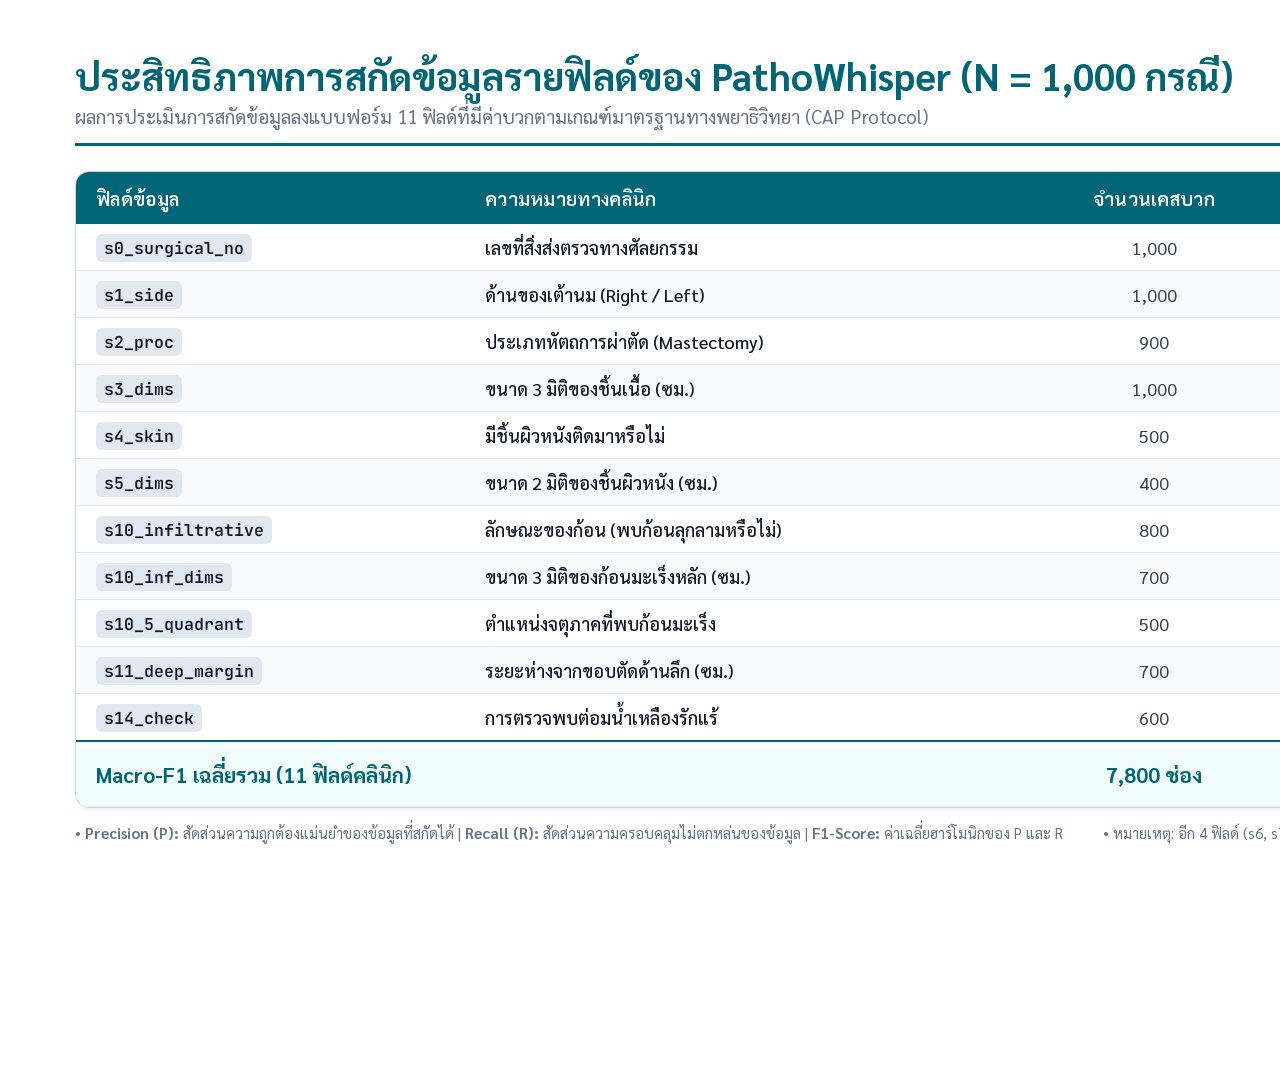
<file: docs/pathowhisper_field_performance_slide.html>
<!DOCTYPE html>
<html lang="th">
<head>
<meta charset="UTF-8">
<style>
  @import url('https://fonts.googleapis.com/css2?family=Sarabun:wght@300;400;500;600;700&family=JetBrains+Mono:wght@500;600&display=swap');
  * { box-sizing: border-box; margin: 0; padding: 0; font-family: 'Sarabun', sans-serif; }
  body { 
    width: 1920px; 
    height: 1080px; 
    background: #ffffff; 
    padding: 50px 75px; 
    color: #1e293b; 
    overflow: hidden; 
  }
  .header { 
    display: flex; 
    justify-content: space-between; 
    align-items: center; 
    margin-bottom: 25px; 
    border-bottom: 3px solid #006677; 
    padding-bottom: 15px; 
  }
  .title { 
    font-size: 38px; 
    font-weight: 700; 
    color: #006677; 
  }
  .subtitle { 
    font-size: 19px; 
    color: #64748b; 
    font-weight: 400; 
    margin-top: 4px; 
  }
  .logo-text { 
    font-size: 22px; 
    font-weight: 700; 
    color: #006677; 
    text-align: right; 
    line-height: 1.2;
  }
  .logo-sub {
    font-size: 14px; 
    font-weight: 400; 
    color: #64748b;
  }
  .table-container {
    background: #ffffff;
    border-radius: 14px;
    border: 1.5px solid #cbd5e1;
    overflow: hidden;
    box-shadow: 0 4px 6px -1px rgba(0,0,0,0.06);
  }
  table {
    width: 100%;
    border-collapse: collapse;
    font-size: 18px;
    text-align: left;
  }
  th {
    background: #006677;
    color: #ffffff;
    font-weight: 600;
    padding: 14px 20px;
    font-size: 19px;
    letter-spacing: 0.3px;
  }
  th.center, td.center {
    text-align: center;
  }
  th.right, td.right {
    text-align: right;
  }
  td {
    padding: 11px 20px;
    border-bottom: 1px solid #e2e8f0;
    color: #334155;
  }
  tr:nth-child(even) {
    background: #f8fafc;
  }
  tr:hover {
    background: #f1f5f9;
  }
  .code-pill {
    font-family: 'JetBrains Mono', monospace;
    font-size: 16.5px;
    background: #e2e8f0;
    color: #0f172a;
    padding: 3px 8px;
    border-radius: 6px;
    font-weight: 600;
  }
  .field-name {
    font-weight: 500;
    color: #0f172a;
  }
  .val-num {
    font-variant-numeric: tabular-nums;
  }
  .f1-val {
    font-weight: 700;
    color: #006677;
  }
  .f1-perfect {
    font-weight: 700;
    color: #0d9488;
  }
  .footer-row {
    background: #f0fdfa !important;
    border-top: 2.5px solid #006677;
  }
  .footer-row td {
    padding: 16px 20px;
    font-size: 21px;
    font-weight: 700;
    color: #006677;
  }
  .footnote {
    margin-top: 15px;
    font-size: 15px;
    color: #64748b;
    display: flex;
    justify-content: space-between;
  }
</style>
</head>
<body>
  <div class="header">
    <div>
      <div class="title">ประสิทธิภาพการสกัดข้อมูลรายฟิลด์ของ PathoWhisper (N = 1,000 กรณี)</div>
      <div class="subtitle">ผลการประเมินการสกัดข้อมูลลงแบบฟอร์ม 11 ฟิลด์ที่มีค่าบวกตามเกณฑ์มาตรฐานทางพยาธิวิทยา (CAP Protocol)</div>
    </div>
    <div class="logo-text">
      COLLEGE OF COMPUTING<br>
      <span class="logo-sub">KHON KAEN UNIVERSITY</span>
    </div>
  </div>

  <div class="table-container">
    <table>
      <thead>
        <tr>
          <th style="width: 22%;">ฟิลด์ข้อมูล</th>
          <th style="width: 32%;">ความหมายทางคลินิก</th>
          <th class="center" style="width: 14%;">จำนวนเคสบวก</th>
          <th class="center" style="width: 10%;">Precision (%)</th>
          <th class="center" style="width: 10%;">Recall (%)</th>
          <th class="center" style="width: 12%;">F1-Score (%)</th>
        </tr>
      </thead>
      <tbody>
        <tr>
          <td><span class="code-pill">s0_surgical_no</span></td>
          <td class="field-name">เลขที่สิ่งส่งตรวจทางศัลยกรรม</td>
          <td class="center val-num">1,000</td>
          <td class="center val-num">98.0</td>
          <td class="center val-num">97.8</td>
          <td class="center f1-val">97.9</td>
        </tr>
        <tr>
          <td><span class="code-pill">s1_side</span></td>
          <td class="field-name">ด้านของเต้านม (Right / Left)</td>
          <td class="center val-num">1,000</td>
          <td class="center val-num">99.9</td>
          <td class="center val-num">99.9</td>
          <td class="center f1-perfect">99.9</td>
        </tr>
        <tr>
          <td><span class="code-pill">s2_proc</span></td>
          <td class="field-name">ประเภทหัตถการผ่าตัด (Mastectomy)</td>
          <td class="center val-num">900</td>
          <td class="center val-num">100.0</td>
          <td class="center val-num">100.0</td>
          <td class="center f1-perfect">100.0</td>
        </tr>
        <tr>
          <td><span class="code-pill">s3_dims</span></td>
          <td class="field-name">ขนาด 3 มิติของชิ้นเนื้อ (ซม.)</td>
          <td class="center val-num">1,000</td>
          <td class="center val-num">98.6</td>
          <td class="center val-num">97.7</td>
          <td class="center f1-val">98.1</td>
        </tr>
        <tr>
          <td><span class="code-pill">s4_skin</span></td>
          <td class="field-name">มีชิ้นผิวหนังติดมาหรือไม่</td>
          <td class="center val-num">500</td>
          <td class="center val-num">100.0</td>
          <td class="center val-num">99.6</td>
          <td class="center f1-perfect">99.8</td>
        </tr>
        <tr>
          <td><span class="code-pill">s5_dims</span></td>
          <td class="field-name">ขนาด 2 มิติของชิ้นผิวหนัง (ซม.)</td>
          <td class="center val-num">400</td>
          <td class="center val-num">98.7</td>
          <td class="center val-num">98.2</td>
          <td class="center f1-val">98.5</td>
        </tr>
        <tr>
          <td><span class="code-pill">s10_infiltrative</span></td>
          <td class="field-name">ลักษณะของก้อน (พบก้อนลุกลามหรือไม่)</td>
          <td class="center val-num">800</td>
          <td class="center val-num">98.5</td>
          <td class="center val-num">99.2</td>
          <td class="center f1-val">98.9</td>
        </tr>
        <tr>
          <td><span class="code-pill">s10_inf_dims</span></td>
          <td class="field-name">ขนาด 3 มิติของก้อนมะเร็งหลัก (ซม.)</td>
          <td class="center val-num">700</td>
          <td class="center val-num">97.5</td>
          <td class="center val-num">94.3</td>
          <td class="center f1-val">95.9</td>
        </tr>
        <tr>
          <td><span class="code-pill">s10_5_quadrant</span></td>
          <td class="field-name">ตำแหน่งจตุภาคที่พบก้อนมะเร็ง</td>
          <td class="center val-num">500</td>
          <td class="center val-num">99.6</td>
          <td class="center val-num">99.6</td>
          <td class="center f1-perfect">99.6</td>
        </tr>
        <tr>
          <td><span class="code-pill">s11_deep_margin</span></td>
          <td class="field-name">ระยะห่างจากขอบตัดด้านลึก (ซม.)</td>
          <td class="center val-num">700</td>
          <td class="center val-num">99.1</td>
          <td class="center val-num">93.7</td>
          <td class="center f1-val">96.3</td>
        </tr>
        <tr>
          <td><span class="code-pill">s14_check</span></td>
          <td class="field-name">การตรวจพบต่อมน้ำเหลืองรักแร้</td>
          <td class="center val-num">600</td>
          <td class="center val-num">100.0</td>
          <td class="center val-num">99.7</td>
          <td class="center f1-perfect">99.8</td>
        </tr>
        <tr class="footer-row">
          <td colspan="2">Macro-F1 เฉลี่ยรวม (11 ฟิลด์คลินิก)</td>
          <td class="center val-num">7,800 ช่อง</td>
          <td class="center val-num">99.17%</td>
          <td class="center val-num">98.15%</td>
          <td class="center" style="font-size: 24px; color: #006677;">98.61%</td>
        </tr>
      </tbody>
    </table>
  </div>

  <div class="footnote">
    <span>• <strong>Precision (P):</strong> สัดส่วนความถูกต้องแม่นยำของข้อมูลที่สกัดได้ | <strong>Recall (R):</strong> สัดส่วนความครอบคลุมไม่ตกหล่นของข้อมูล | <strong>F1-Score:</strong> ค่าเฉลี่ยฮาร์โมนิกของ P และ R</span>
    <span>• หมายเหตุ: อีก 4 ฟิลด์ (s6, s7, s8, s9) เป็นฟิลด์ควบคุมเชิงลบ (Negative Controls) ซึ่งมีความจำเพาะ (Specificity) 100%</span>
  </div>
</body>
</html>
</file>
